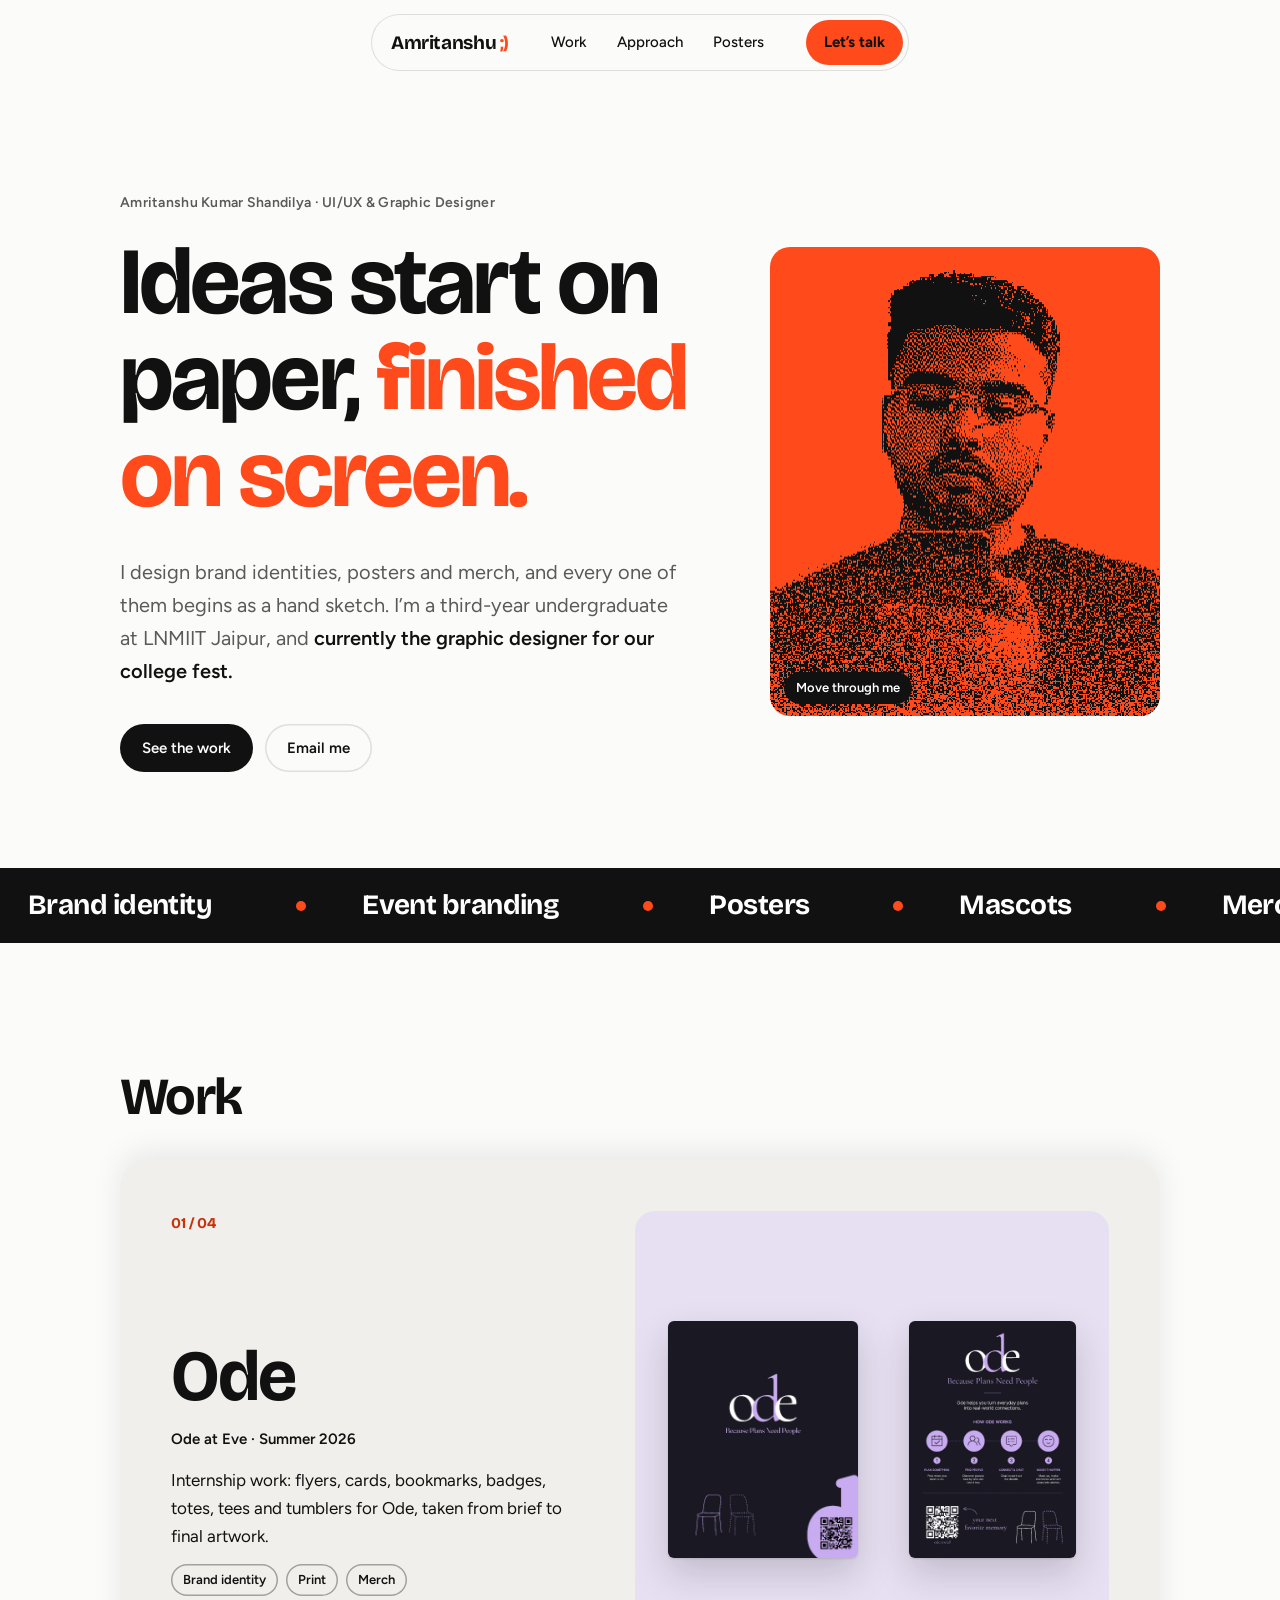
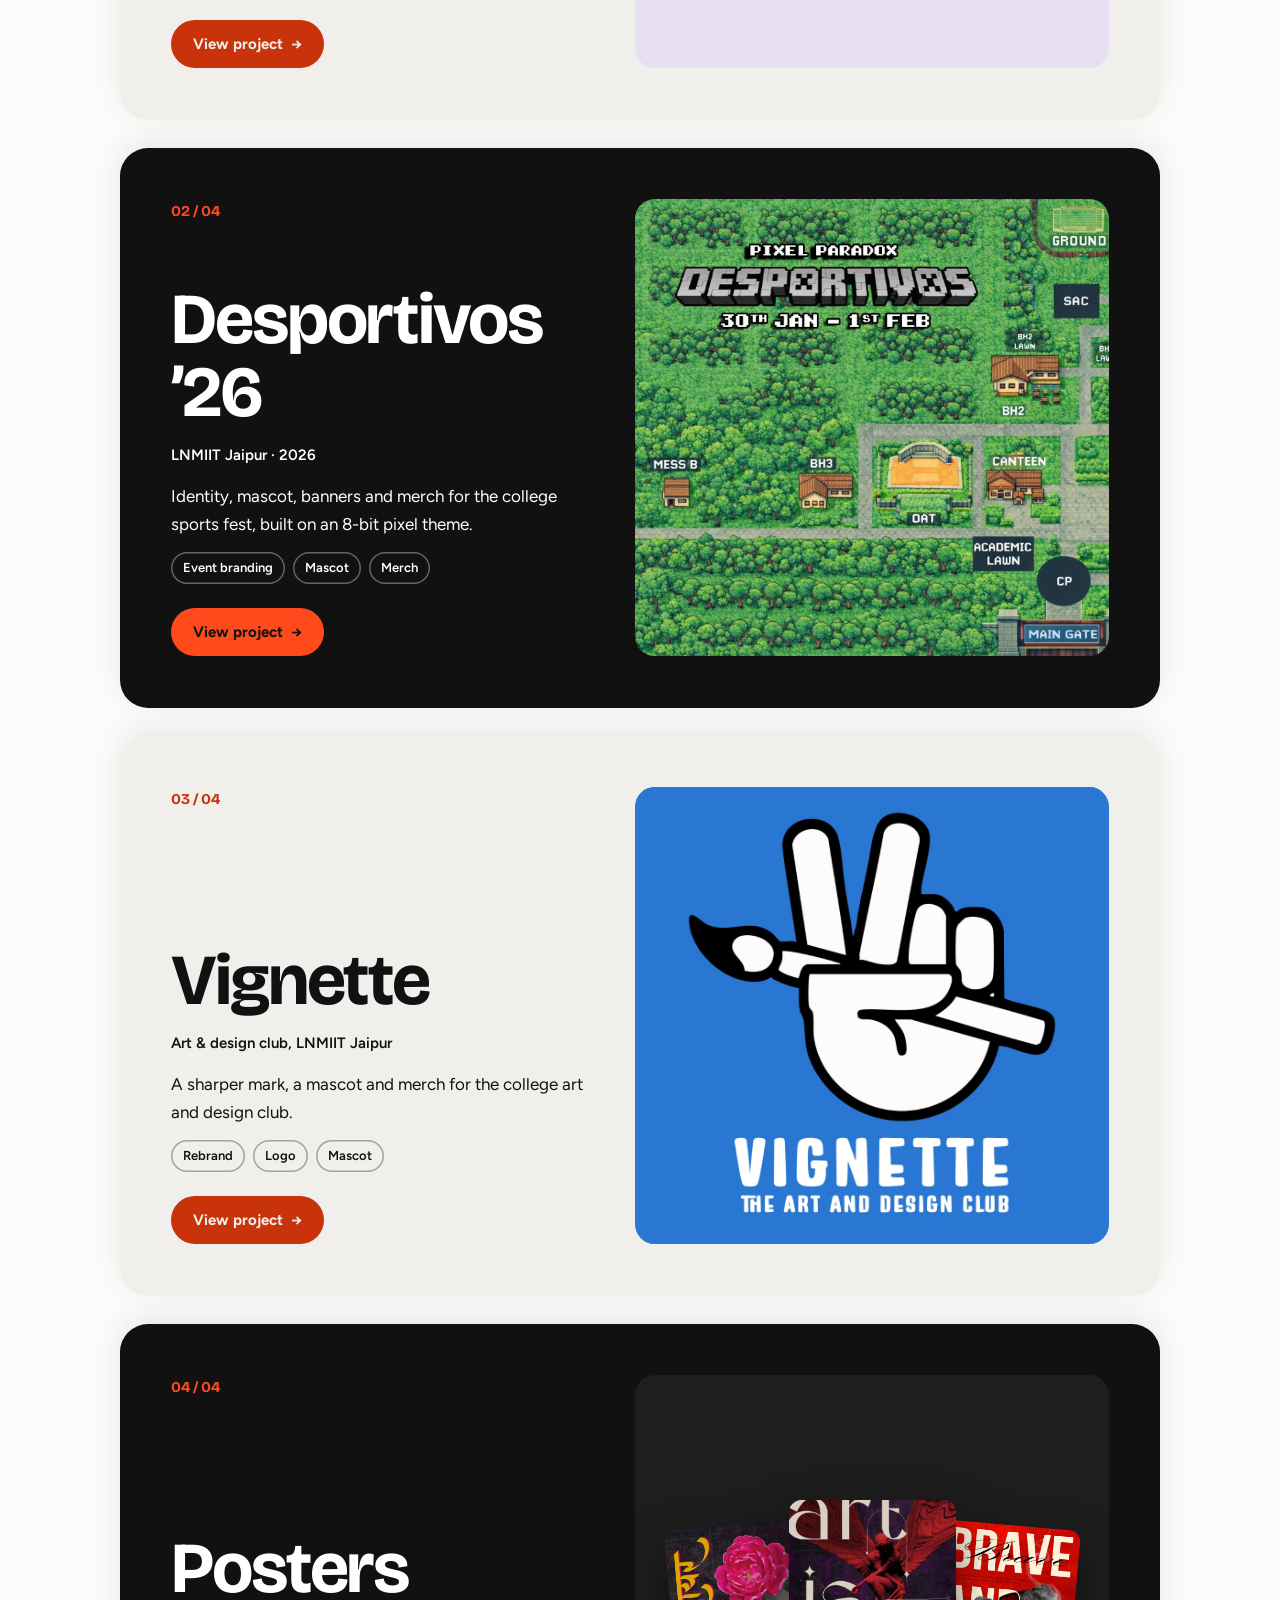
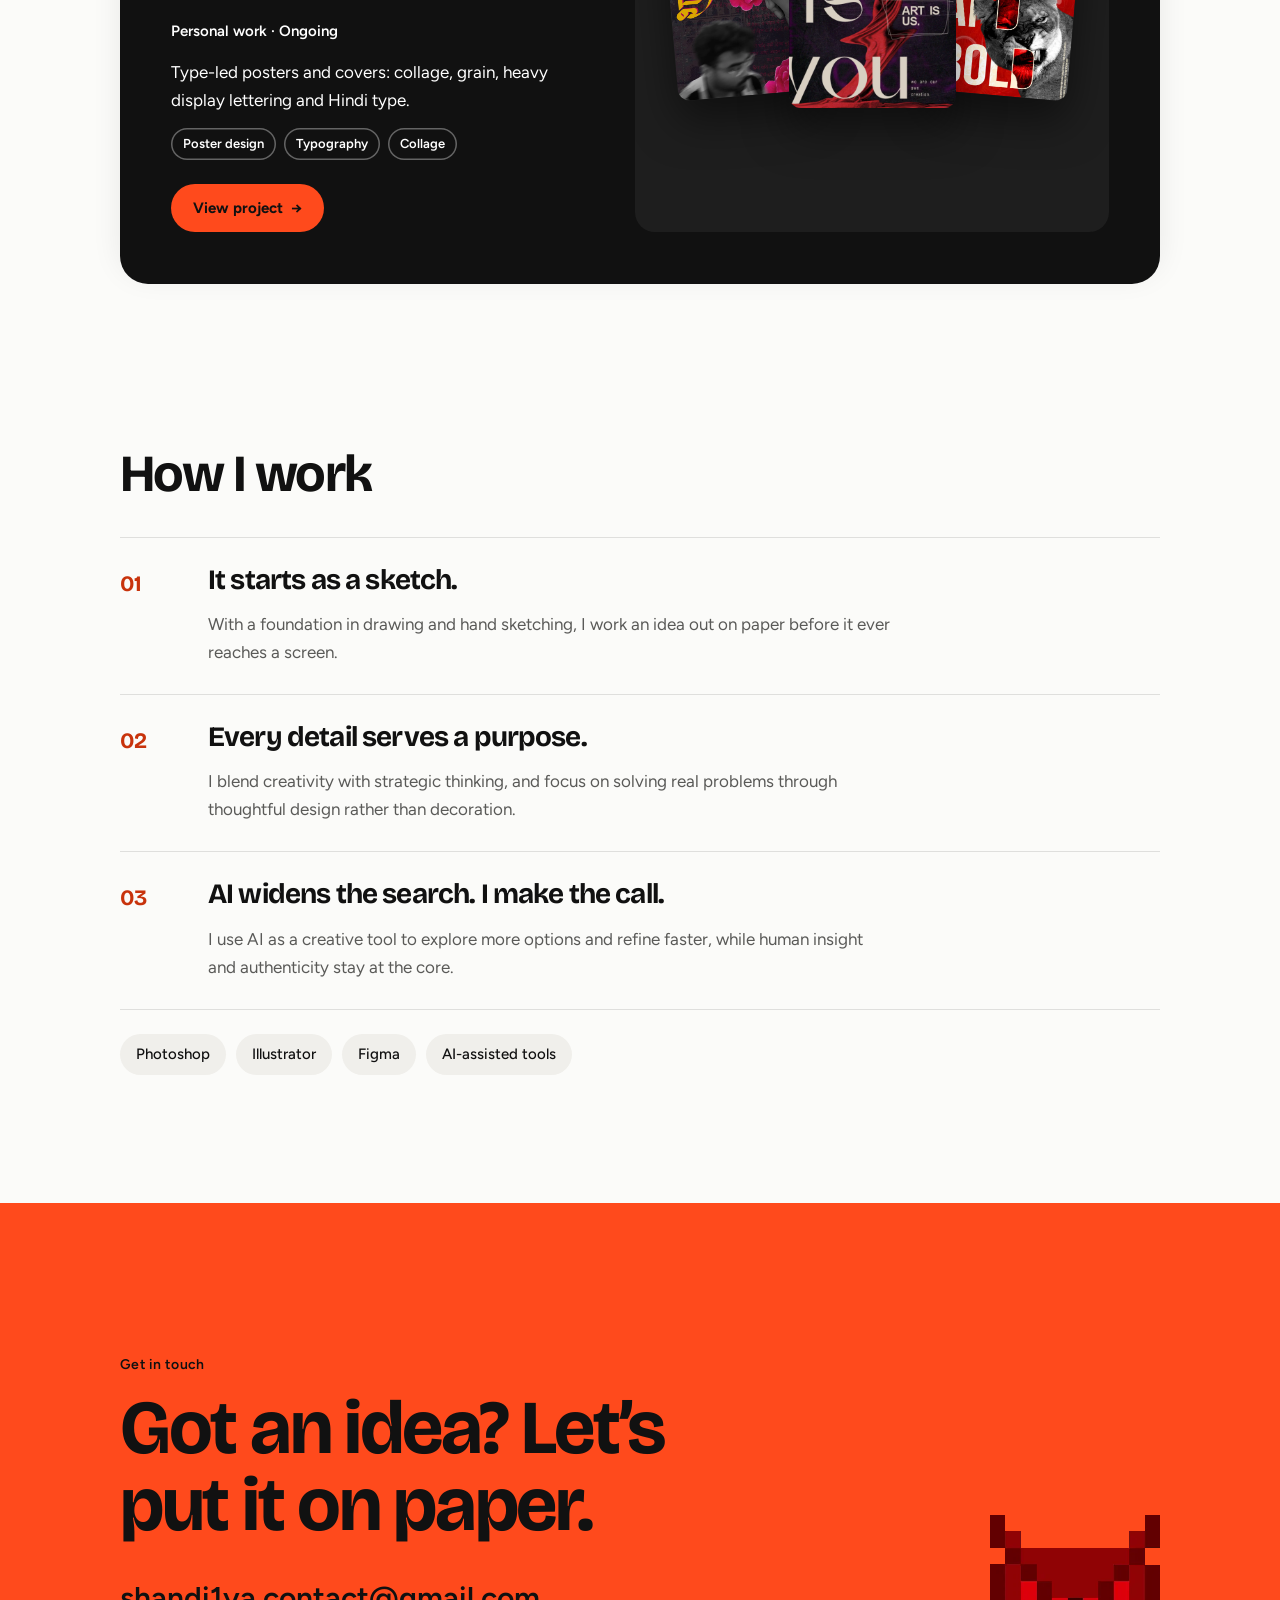
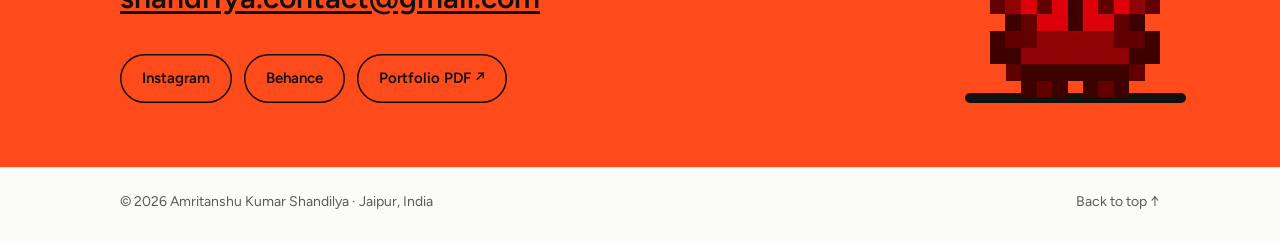
<file: index.html>
<!DOCTYPE html>
<html lang="en">
<head>
<meta charset="utf-8">
<meta name="viewport" content="width=device-width, initial-scale=1">
<title>Amritanshu Kumar Shandilya — UI/UX & Graphic Designer</title>
<meta name="description" content="Portfolio of Amritanshu Kumar Shandilya: brand identity, event branding, posters and merch.">
<link rel="preconnect" href="https://fonts.googleapis.com">
<link rel="preconnect" href="https://fonts.gstatic.com" crossorigin>
<link href="https://fonts.googleapis.com/css2?family=Bricolage+Grotesque:opsz,wght@12..96,700&family=Figtree:wght@400;500;600&display=swap" rel="stylesheet">
<link rel="icon" type="image/webp" href="/images/red.webp">
<meta property="og:title" content="Amritanshu Kumar Shandilya — UI/UX & Graphic Designer">
<meta property="og:description" content="Portfolio of Amritanshu Kumar Shandilya: brand identity, event branding, posters and merch.">
<meta property="og:image" content="/images/desportivos-conquest.webp">
<meta property="og:type" content="website">
<meta name="twitter:card" content="summary_large_image">
<meta name="theme-color" content="#fbfbf9">
<link rel="stylesheet" href="css/style.css">
</head>
<body id="top">
<a class="skip" href="#main">Skip to content</a>
<nav class="nav" aria-label="Main">
  <div class="nav__pill">
    <a class="nav__brand" href="index.html" aria-label="Amritanshu, home">Amritanshu <span class="nav__wink" aria-hidden="true">;)</span></a>
    <div class="nav__links">
      <a href="index.html#work" data-scramble data-sec="work">Work</a>
      <a href="index.html#approach" data-scramble data-sec="approach">Approach</a>
      <a href="posters.html" data-scramble>Posters</a>
    </div>
    <a class="nav__cta" href="index.html#contact">Let&rsquo;s talk</a>
  </div>
</nav>

<header class="hero">
  <div class="wrap hero__grid">
    <div>
      <p class="label">Amritanshu Kumar Shandilya &middot; UI/UX &amp; Graphic Designer</p>
      <h1 style="margin-top:20px">Ideas start on paper, <em>finished on screen.</em></h1>
      <p class="hero__intro">I design brand identities, posters and merch, and every one of them begins as a hand sketch. I&rsquo;m a third-year undergraduate at LNMIIT Jaipur, and <strong>currently the graphic designer for our college fest.</strong></p>
      <div class="hero__actions">
        <a class="btn" href="#work">See the work</a>
        <a class="btn btn--ghost" href="mailto:shandi1ya.contact@gmail.com">Email me</a>
      </div>
    </div>
    <!-- Portrait: made of real pixels (canvas). They assemble on load and scatter away from the cursor. -->
    <figure class="portrait" data-pixels="images/portrait-bitmap-hd.png">
      <canvas role="img" aria-label="Pixel bitmap portrait of Amritanshu"></canvas>
      <figcaption><span class="lens-hint-fine">Move through me</span><span class="lens-hint-touch">Drag across me</span></figcaption>
    </figure>
  </div>
</header>

<div class="ticker" aria-hidden="true">
  <div class="ticker__track">
    <span>Brand identity</span><span>Event branding</span><span>Posters</span><span>Mascots</span><span>Merch</span><span>UI/UX</span>
    <span>Brand identity</span><span>Event branding</span><span>Posters</span><span>Mascots</span><span>Merch</span><span>UI/UX</span>
  </div>
</div>

<!-- WORK: copy one <a class="work"> block to add a project. -->
<section class="section" id="work">
<span id="main"></span>
  <div class="wrap">
    <h2 class="h2" data-reveal>Work</h2>
    <!-- Stacked cards: each one sticks and the next slides over it.
         Colours per card are set in the style="" (--bg, --ink, --pop).
         To add a project, copy one <a class="stack__card"> block and bump --i. -->
    <div class="stack">

    <a class="stack__card" href="ode.html" style="--i:0; --bg:#f0efeb; --ink:#111111; --pop:#c8330c;">
      <div class="stack__text">
        <span class="stack__no">01 / 04</span>
        <h3>Ode</h3>
        <p class="stack__meta">Ode at Eve &middot; Summer 2026</p>
        <p class="stack__desc">Internship work: flyers, cards, bookmarks, badges, totes, tees and tumblers for Ode, taken from brief to final artwork.</p>
        <div class="stack__tags"><span>Brand identity</span><span>Print</span><span>Merch</span></div>
        <span class="stack__cta">View project <span aria-hidden="true">&rarr;</span></span>
      </div>
      <div class="stack__media" style="background:#e7e0f2">
        <div class="stack__ode">
          <img loading="lazy" decoding="async" src="images/card-ode-planner.webp" alt="Ode planner cover" style="aspect-ratio:4/5">
          <img loading="lazy" decoding="async" src="images/card-ode-flyer.webp" alt="Ode flyer: how Ode works" style="aspect-ratio:1/1.415">
        </div>
      </div>
    </a>

    <a class="stack__card" href="desportivos.html" style="--i:1; --bg:#111111; --ink:#ffffff; --pop:#ff4a1c;">
      <div class="stack__text">
        <span class="stack__no">02 / 04</span>
        <h3>Desportivos &rsquo;26</h3>
        <p class="stack__meta">LNMIIT Jaipur &middot; 2026</p>
        <p class="stack__desc">Identity, mascot, banners and merch for the college sports fest, built on an 8-bit pixel theme.</p>
        <div class="stack__tags"><span>Event branding</span><span>Mascot</span><span>Merch</span></div>
        <span class="stack__cta">View project <span aria-hidden="true">&rarr;</span></span>
      </div>
      <div class="stack__media">
        <img class="stack__img stack__img--a" style="object-position:0% 30%" loading="lazy" decoding="async" src="images/card-desportivos-map.webp" alt="Desportivos pixel-art campus map">
        <img class="stack__img stack__img--b" loading="lazy" decoding="async" src="images/group-3-3x-mu99zchq-7psx.webp" alt="Desportivos mascot">
      </div>
    </a>

    <a class="stack__card" href="vignette.html" style="--i:2; --bg:#f0efeb; --ink:#111111; --pop:#c8330c;">
      <div class="stack__text">
        <span class="stack__no">03 / 04</span>
        <h3>Vignette</h3>
        <p class="stack__meta">Art &amp; design club, LNMIIT Jaipur</p>
        <p class="stack__desc">A sharper mark, a mascot and merch for the college art and design club.</p>
        <div class="stack__tags"><span>Rebrand</span><span>Logo</span><span>Mascot</span></div>
        <span class="stack__cta">View project <span aria-hidden="true">&rarr;</span></span>
      </div>
      <div class="stack__media">
        <img class="stack__img stack__img--a" style="object-fit:contain; background:#2b78d4" loading="lazy" decoding="async" src="images/card-vignette-logo.webp" alt="Vignette logo: a hand holding a paintbrush">
        <img class="stack__img stack__img--b" loading="lazy" decoding="async" src="images/vignette-mascot.webp" alt="Vignette octopus mascot">
      </div>
    </a>

    <a class="stack__card" href="posters.html" style="--i:3; --bg:#111111; --ink:#ffffff; --pop:#ff4a1c;">
      <div class="stack__text">
        <span class="stack__no">04 / 04</span>
        <h3>Posters</h3>
        <p class="stack__meta">Personal work &middot; Ongoing</p>
        <p class="stack__desc">Type-led posters and covers: collage, grain, heavy display lettering and Hindi type.</p>
        <div class="stack__tags"><span>Poster design</span><span>Typography</span><span>Collage</span></div>
        <span class="stack__cta">View project <span aria-hidden="true">&rarr;</span></span>
      </div>
      <div class="stack__media">
        <div class="stack__fan">
          <img loading="lazy" decoding="async" src="images/poster-shaayar.webp" alt="Shaayar poster">
          <img loading="lazy" decoding="async" src="images/brave-and-bold-mu9lless-5lg8.webp" alt="Brave and Bold poster">
          <img loading="lazy" decoding="async" src="images/art-is-you-mu9kw4ww-nc8p.webp" alt="Art is you poster">
        </div>
      </div>
    </a>
    </div>
  </div>
</section>

<section class="section" id="approach">
  <div class="wrap">
    <h2 class="h2" data-reveal>How I work</h2>
    <div class="steps">
      <div class="step" data-reveal>
        <span class="step__no">01</span>
        <h3>It starts as a sketch.</h3>
        <p>With a foundation in drawing and hand sketching, I work an idea out on paper before it ever reaches a screen.</p>
      </div>
      <div class="step" data-reveal>
        <span class="step__no">02</span>
        <h3>Every detail serves a purpose.</h3>
        <p>I blend creativity with strategic thinking, and focus on solving real problems through thoughtful design rather than decoration.</p>
      </div>
      <div class="step" data-reveal>
        <span class="step__no">03</span>
        <h3>AI widens the search. I make the call.</h3>
        <p>I use AI as a creative tool to explore more options and refine faster, while human insight and authenticity stay at the core.</p>
      </div>
    </div>
    <div class="tools" data-reveal>
      <span>Photoshop</span><span>Illustrator</span><span>Figma</span><span>AI-assisted tools</span>
    </div>
  </div>
</section>


<section class="contact contact--accent" id="contact">
  <div class="wrap contact__grid" data-reveal>
    <div>
    <p class="label">Get in touch</p>
    <h2 style="margin-top:14px">Got an idea? Let&rsquo;s put it on paper.</h2>
    <a class="contact__mail" href="mailto:shandi1ya.contact@gmail.com" data-send>shandi1ya.contact@gmail.com</a>
    <div class="contact__links">
      <a class="btn btn--ghost" href="https://instagram.com/mancu1t" target="_blank" rel="noopener">Instagram</a>
      <a class="btn btn--ghost" href="https://behance.net/mancult" target="_blank" rel="noopener">Behance</a>
      <a class="btn btn--ghost" href="files/amritanshu-portfolio.pdf" target="_blank" rel="noopener">Portfolio PDF &nearr;</a>
    </div>
    </div>
    <!-- Red, the messenger owl. Clicking the email sends him off with a letter; clicking Red opens his game. -->
    <div class="messenger">
      <span class="messenger__say" aria-hidden="true">I&rsquo;ll deliver it.</span>
      <a class="messenger__bird" href="game/" aria-label="Play Red&rsquo;s Delivery Run"><span class="messenger__letter"></span><img src="images/red.webp" alt=""></a>
      <span class="messenger__perch" aria-hidden="true"></span>
    </div>
  </div>
</section>

<footer class="footer">
  <div class="wrap">
    <span>&copy; 2026 Amritanshu Kumar Shandilya &middot; Jaipur, India</span>
    <a href="#top">Back to top &uarr;</a>
  </div>
</footer>
<script src="js/main.js"></script>
</body>
</html>
</file>
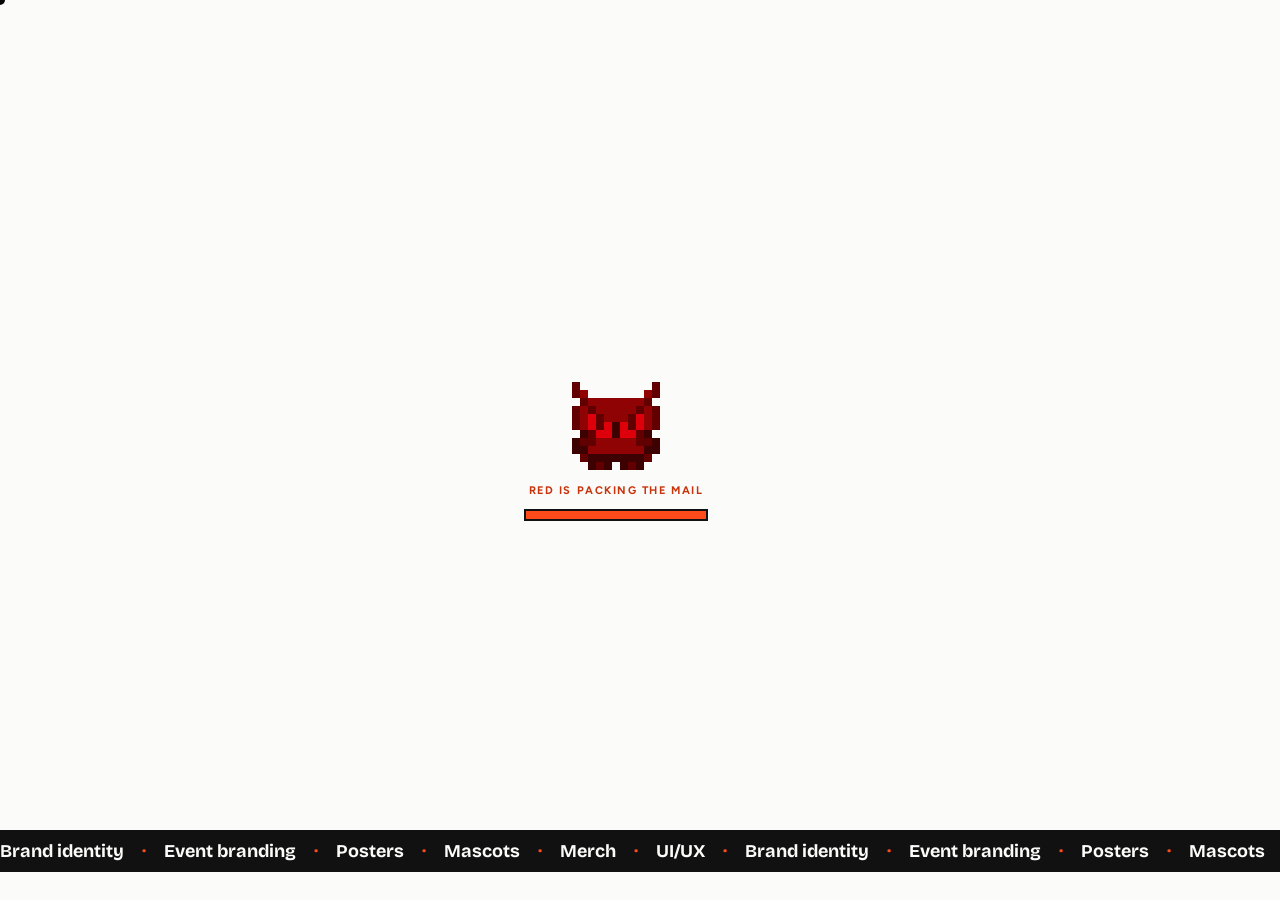
<file: game/index.html>
<!doctype html>
<html lang="en">
<head>
  <meta charset="utf-8">
  <meta name="viewport" content="width=device-width, initial-scale=1, viewport-fit=cover, user-scalable=no">
  <script>if (/\/game$/.test(location.pathname)) location.replace(location.pathname + '/' + location.search + location.hash);</script>
  <title>Red's Delivery Run</title>
  <meta name="description" content="Fly Red, the owl messenger, across campus and deliver the mail.">
  <meta name="theme-color" content="#fbfbf9">
  <link rel="preconnect" href="https://fonts.googleapis.com">
  <link rel="preconnect" href="https://fonts.gstatic.com" crossorigin>
  <link rel="stylesheet" href="https://fonts.googleapis.com/css2?family=Bricolage+Grotesque:opsz,wght@12..96,700&family=Figtree:wght@400;500;600;700&display=swap">
  <link rel="stylesheet" href="style.css">
</head>
<body>
  <div id="app">
    <div id="stage">
      <canvas id="cv" aria-label="Red's Delivery Run game"></canvas>

      <div id="hud" hidden>
        <div class="hud-group">
          <div id="hearts" aria-label="Lives"></div>
          <div id="carry" aria-label="Letters carried"></div>
          <div id="powers"></div>
        </div>
        <div class="hud-group hud-mid">
          <span id="lvlName"></span>
          <div class="prog"><i id="progBar"></i></div>
        </div>
        <div class="hud-group hud-right">
          <span id="combo"></span>
          <span id="score">0</span>
          <button id="pauseBtn" class="icon-btn" type="button" aria-label="Pause">II</button>
        </div>
      </div>

      <p id="hint" hidden>Tap, click or press Space to flap</p>
    </div>

    <!-- Loading -->
    <section id="loading" class="screen solid">
      <div class="load-inner">
        <canvas id="loadRed" width="11" height="11" aria-hidden="true"></canvas>
        <p class="eyebrow">Red is packing the mail</p>
        <div class="load-bar"><i id="loadBar"></i></div>
      </div>
      <div class="ticker" aria-hidden="true">
        <div class="track">
          <span>Brand identity</span><b>·</b><span>Event branding</span><b>·</b><span>Posters</span><b>·</b><span>Mascots</span><b>·</b><span>Merch</span><b>·</b><span>UI/UX</span><b>·</b>
          <span>Brand identity</span><b>·</b><span>Event branding</span><b>·</b><span>Posters</span><b>·</b><span>Mascots</span><b>·</b><span>Merch</span><b>·</b><span>UI/UX</span><b>·</b>
        </div>
      </div>
    </section>

    <!-- Title menu -->
    <section id="menu" class="screen" hidden>
      <div class="panel">
        <p class="eyebrow">A game starring Red</p>
        <h1>Red's Delivery Run</h1>
        <nav class="menu-list">
          <button type="button" class="menu-item scramble" data-act="play">Play</button>
          <button type="button" class="menu-item scramble" data-act="sound" id="soundBtn">Sound: on</button>
          <button type="button" class="menu-item scramble" data-act="eggs" id="eggsBtn" hidden>Eggs found 0/8</button>
        </nav>
        <aside class="promo" aria-label="About the designer">
          <p class="promo-eyebrow">Designed by Amritanshu</p>
          <p class="promo-title">Every poster in this game is real work.</p>
          <div class="promo-row">
            <a class="promo-cta" href="../index.html"><span class="scramble">See the portfolio</span></a>
          </div>
        </aside>
      </div>
    </section>

    <!-- Level select -->
    <section id="levels" class="screen" hidden>
      <div class="panel">
        <p class="eyebrow">Choose a route</p>
        <h2>Where to, Red?</h2>
        <nav class="menu-list" id="levelList"></nav>
        <button type="button" class="chip" data-act="menu">Back</button>
      </div>
    </section>

    <!-- Pause -->
    <section id="pause" class="screen dim" hidden>
      <div class="panel center">
        <h2>Paused</h2>
        <div class="row">
          <button type="button" class="chip primary" data-act="resume">Resume</button>
          <button type="button" class="chip" data-act="restart">Restart</button>
          <button type="button" class="chip" data-act="menu">Menu</button>
        </div>
      </div>
    </section>

    <!-- Result -->
    <section id="result" class="screen dim" hidden>
      <div class="panel center">
        <p class="eyebrow" id="resultEyebrow"></p>
        <h2 id="resultTitle"></h2>
        <dl id="resultStats" class="stats"></dl>
        <div class="row">
          <button type="button" class="chip primary" id="resultPrimary"></button>
          <button type="button" class="chip" data-act="menu">Menu</button>
        </div>
        <a class="result-promo" href="../index.html">See the work behind the game &rarr;</a>
      </div>
    </section>

    <!-- Eggs -->
    <section id="eggs" class="screen dim" hidden>
      <div class="panel wide">
        <p class="eyebrow" id="eggsCount"></p>
        <h2>Found so far</h2>
        <ol id="eggList" class="egg-list"></ol>
        <button type="button" class="chip" data-act="menu">Back</button>
      </div>
    </section>

    <!-- Final letter -->
    <section id="letter" class="screen dim" hidden>
      <div class="envelope" id="envelope">
        <div class="env-body"></div>
        <div class="env-flap"></div>
        <article class="paper">
          <p class="eyebrow">Delivered by Red</p>
          <h2>I'll deliver it.</h2>
          <p class="mail" id="mailText"></p>
          <p class="tagline" id="tagline"></p>
          <div class="row">
            <button type="button" class="chip primary" id="copyMail">Copy email</button>
            <a class="chip" id="mailLink" href="#">Write an email</a>
          </div>
          <div class="row">
            <button type="button" class="chip" data-act="menu">Menu</button>
            <a class="chip" href="../index.html">Back to portfolio</a>
          </div>
        </article>
      </div>
    </section>

    <div id="toast" role="status" aria-live="polite"></div>
  </div>
  <div id="cursor" aria-hidden="true"></div>

  <script src="game.js"></script>
</body>
</html>
</file>
<file: css/style.css>
/* Amritanshu — portfolio. Change the look here. */
:root {
  --bg: #fbfbf9;
  --sand: #f0efeb;
  --text: #111111;
  --muted: #5a5a58;
  --accent: #ff4a1c;
  --accent-ink: #c8330c;
  --line: rgba(17, 17, 17, .12);
  --radius: 20px;
  --wrap: 1120px;
  --font-head: "Bricolage Grotesque", system-ui, sans-serif;
  --font-body: "Figtree", system-ui, sans-serif;
}

*, *::before, *::after { box-sizing: border-box; }
html { scroll-behavior: smooth; }
body {
  margin: 0; background: var(--bg); color: var(--text);
  font: 400 17px/1.65 var(--font-body);
  -webkit-font-smoothing: antialiased;
}
img { display: block; max-width: 100%; height: auto; }
a { color: inherit; text-decoration-color: color-mix(in oklab, var(--accent) 60%, transparent); text-underline-offset: 3px; }
a:hover { color: var(--accent-ink); }
:focus-visible { outline: 2px solid var(--accent); outline-offset: 3px; border-radius: 6px; }
::selection { background: color-mix(in oklab, var(--accent) 30%, transparent); }
h1, h2, h3 { font-family: var(--font-head); font-weight: 700; line-height: 1.02; letter-spacing: -0.03em; margin: 0; text-wrap: balance; }
p { margin: 0; text-wrap: pretty; }

.wrap { max-width: var(--wrap); margin: 0 auto; padding: 0 clamp(20px, 4vw, 40px); }
.section { padding: clamp(64px, 10vw, 128px) 0 0; }
.label { font-size: 14px; font-weight: 600; letter-spacing: .02em; color: var(--muted); }
.h2 { font-size: clamp(32px, 4.4vw, 52px); }

/* Nav: floating pill, hides on scroll down */
.nav { position: sticky; top: 0; z-index: 30; display: flex; justify-content: center; padding: 14px clamp(12px, 3vw, 24px) 0; pointer-events: none; transition: transform .45s cubic-bezier(.2,.7,.2,1); }
.nav.is-hidden { transform: translateY(-120%); }
.nav__pill { pointer-events: auto; display: flex; align-items: center; gap: clamp(12px, 2.4vw, 28px); padding: 6px 6px 6px 20px; border-radius: 999px; background: color-mix(in oklab, var(--bg) 82%, transparent); backdrop-filter: blur(14px) saturate(1.4); -webkit-backdrop-filter: blur(14px) saturate(1.4); box-shadow: inset 0 0 0 1px var(--line); transition: box-shadow .3s, padding .3s; }
.nav.is-scrolled .nav__pill { box-shadow: inset 0 0 0 1px var(--line), 0 10px 30px rgba(17,17,17,.10); }
.nav__brand { font-family: var(--font-head); font-weight: 700; letter-spacing: -0.02em; font-size: 19px; text-decoration: none; white-space: nowrap; }
.nav__brand:hover { color: var(--text); }
.nav__wink { color: var(--accent); display: inline-block; transition: transform .3s cubic-bezier(.3,1.6,.5,1); }
.nav__brand:hover .nav__wink { transform: rotate(-12deg) scale(1.15); }
.nav__links { display: flex; gap: 2px; }
.nav__links a { position: relative; padding: 8px 14px; border-radius: 999px; font-size: 15px; font-weight: 500; text-decoration: none; font-variant-numeric: tabular-nums; transition: background .2s, color .2s; }
.nav__links a:hover { background: var(--sand); color: var(--text); }
.nav__links a.is-active, .nav__links a[aria-current="page"] { background: var(--text); color: var(--bg); }
.nav__cta { display: inline-flex; align-items: center; padding: 10px 18px; border-radius: 999px; background: var(--accent); color: #111; font-weight: 700; font-size: 15px; text-decoration: none; white-space: nowrap; transition: background .2s, transform .2s; }
.nav__cta:hover { background: var(--text); color: var(--bg); }
.nav__cta:active { transform: scale(.96); }
@media (max-width: 640px) {
  .nav__pill { gap: 6px; padding-left: 16px; width: 100%; justify-content: space-between; }
  .nav__links a { padding: 8px 10px; font-size: 14px; }
  .nav__links a[data-sec="approach"] { display: none; }
  .nav__brand { font-size: 17px; }
}
@media (prefers-reduced-motion: reduce) { .nav { transition: none; } }

/* Buttons */
.btn { display: inline-flex; align-items: center; gap: 8px; padding: 12px 22px; border-radius: 999px; background: var(--text); color: var(--bg); font-weight: 600; font-size: 15px; text-decoration: none; white-space: nowrap; transition: background .2s; }
.btn:hover { background: var(--accent-ink); color: var(--bg); }
.btn--ghost { background: transparent; color: var(--text); box-shadow: inset 0 0 0 1.5px var(--line); }
.btn--ghost:hover { background: var(--sand); color: var(--text); }

/* Hero */
.hero { padding: clamp(56px, 10vw, 120px) 0 0; }
.hero h1 { font-size: clamp(44px, 7.4vw, 96px); max-width: 13ch; }
.hero h1 em { font-style: normal; color: var(--accent); }
.hero__grid { display: grid; grid-template-columns: minmax(0, 1.5fr) minmax(0, 1fr); gap: clamp(32px, 5vw, 72px); align-items: center; }
.portrait { margin: 0; position: relative; aspect-ratio: 600 / 720; background: var(--accent); border-radius: var(--radius); overflow: hidden; touch-action: pan-y; }
.portrait canvas { position: absolute; inset: 0; width: 100%; height: 100%; }
.portrait figcaption { position: absolute; left: 14px; bottom: 12px; z-index: 2; padding: 5px 12px; border-radius: 999px; background: var(--text); color: #fff; font-size: 13px; font-weight: 600; transition: opacity .3s; }
.portrait.is-played figcaption { opacity: 0; }
.lens-hint-touch { display: none; }
@media (hover: none) { .lens-hint-fine { display: none; } .lens-hint-touch { display: inline; } }
.ticker { margin-top: clamp(56px, 8vw, 96px); background: var(--text); color: #fff; overflow: hidden; padding: 14px 0; }
.ticker__track { display: flex; width: max-content; animation: reel 30s linear infinite; }
.ticker span { font-family: var(--font-head); font-weight: 700; font-size: clamp(20px, 2.4vw, 28px); letter-spacing: -0.02em; padding: 0 28px; display: inline-flex; align-items: center; gap: 56px; }
.ticker span::after { content: ""; width: 10px; height: 10px; background: var(--accent); border-radius: 50%; margin-left: 28px; }
@media (prefers-reduced-motion: reduce) { .ticker__track { animation: none; } }
.hero__intro { margin-top: 32px; max-width: 54ch; font-size: clamp(17px, 1.6vw, 20px); color: var(--muted); }
.hero__intro strong { color: var(--text); font-weight: 600; }
.hero__actions { display: flex; flex-wrap: wrap; gap: 12px; margin-top: 36px; }

/* Work list */
.work-grid { display: grid; margin-top: 36px; border-top: 1px solid var(--line); }
.work { display: grid; grid-template-columns: 56px minmax(0, 1fr) clamp(180px, 26vw, 300px) 40px; align-items: center; gap: 24px; padding: 22px 16px; border-bottom: 1px solid var(--line); text-decoration: none; border-radius: 0; transition: background .25s, padding .25s; }
.work:hover { background: var(--sand); padding-left: 24px; color: var(--text); }
.work__no { font-family: var(--font-head); font-weight: 700; color: var(--accent-ink); }
.work__text { display: flex; flex-direction: column; gap: 6px; }
.work__meta { font-size: 14px; color: var(--muted); }
.work h3 { font-size: clamp(26px, 3.2vw, 40px); transition: color .2s; }
.work:hover h3 { color: var(--accent-ink); }
.work__text p:last-child { color: var(--muted); max-width: 48ch; }
.work__img { aspect-ratio: 4 / 3; border-radius: 14px; overflow: hidden; background: var(--sand); display: grid; place-items: center; transition: transform .4s cubic-bezier(.2,.7,.2,1); }
.work:hover .work__img { transform: rotate(-2deg) scale(1.03); }
.work__img img { width: 100%; height: 100%; object-fit: cover; }
.work__img.is-contain { background: #fff; }
.work__img.is-contain img { object-fit: contain; padding: 14%; }
.work__go { font-size: 24px; color: var(--accent-ink); opacity: 0; transform: translateX(-8px); transition: opacity .25s, transform .25s; }
.work:hover .work__go { opacity: 1; transform: none; }
.work .work__img { order: 3; } .work .work__go { order: 4; }

/* How I work */
.steps { display: grid; gap: 0; margin-top: 36px; border-top: 1px solid var(--line); }
.step { display: grid; grid-template-columns: 64px minmax(0, 1fr); gap: 8px 24px; padding: 28px 0; border-bottom: 1px solid var(--line); }
.step__no { font-family: var(--font-head); font-weight: 700; font-size: 22px; color: var(--accent-ink); }
.step h3 { font-size: clamp(22px, 2.4vw, 28px); }
.step p { grid-column: 2; color: var(--muted); max-width: 62ch; }

/* Poster reel */
.reel { margin-top: 40px; overflow: hidden; -webkit-mask: linear-gradient(90deg, transparent, #000 6%, #000 94%, transparent); mask: linear-gradient(90deg, transparent, #000 6%, #000 94%, transparent); }
.reel__track { display: flex; gap: 16px; width: max-content; animation: reel 70s linear infinite; }
.reel:hover .reel__track { animation-play-state: paused; }
.reel__track button { all: unset; cursor: zoom-in; flex: none; }
.reel__track img { height: clamp(220px, 30vw, 360px); width: auto; border-radius: 14px; }
@keyframes reel { to { transform: translateX(-50%); } }
@media (prefers-reduced-motion: reduce) { .reel { overflow-x: auto; } .reel__track { animation: none; } }

/* Tools line */
.tools { display: flex; flex-wrap: wrap; gap: 10px; margin-top: 24px; }
.tools span { padding: 8px 16px; border-radius: 999px; background: var(--sand); font-size: 15px; font-weight: 500; }

/* Contact */
.contact { padding: clamp(80px, 12vw, 150px) 0 clamp(40px, 6vw, 64px); }
.contact h2 { font-size: clamp(40px, 6vw, 76px); max-width: 14ch; }
.contact__mail { display: inline-block; margin-top: 28px; font-size: clamp(20px, 2.6vw, 30px); font-weight: 600; }
.contact__links { display: flex; flex-wrap: wrap; gap: 12px; margin-top: 32px; }
.contact--accent { background: var(--accent); margin-top: clamp(64px, 10vw, 128px); }
.contact--accent .label { color: var(--text); }
.contact--accent .contact__mail { color: var(--text); text-decoration-color: var(--text); }
.contact--accent .btn--ghost { box-shadow: inset 0 0 0 1.5px var(--text); }
.contact--accent .btn--ghost:hover { background: var(--text); color: var(--accent); }
.footer { border-top: 1px solid var(--line); }
.footer .wrap { display: flex; flex-wrap: wrap; align-items: center; justify-content: space-between; gap: 16px; padding-top: 22px; padding-bottom: 28px; font-size: 14px; color: var(--muted); }

/* Case study pages */
.case-head { padding: clamp(40px, 7vw, 88px) 0 0; }
.back { font-size: 15px; font-weight: 500; text-decoration: none; color: var(--muted); }
.case-head h1 { margin-top: 28px; font-size: clamp(48px, 8vw, 104px); }
.case-head .lead { margin-top: 24px; max-width: 58ch; font-size: clamp(18px, 1.7vw, 21px); color: var(--muted); }
.facts { display: flex; flex-wrap: wrap; gap: 12px 48px; margin: 36px 0 0; padding: 20px 0 0; border-top: 1px solid var(--line); }
.facts div { display: flex; flex-direction: column; }
.facts dt { font-size: 13px; color: var(--muted); }
.facts dd { margin: 0; font-weight: 600; }

.block { display: grid; grid-template-columns: minmax(0, 1fr) minmax(0, 2fr); gap: 20px clamp(24px, 5vw, 64px); padding-top: clamp(56px, 8vw, 104px); align-items: start; }
.block__text { position: sticky; top: 100px; display: flex; flex-direction: column; gap: 12px; }
.block__text h2 { font-size: clamp(26px, 3vw, 36px); }
.block__text p, .block__text li { color: var(--muted); }
.block__text ul { margin: 0; padding-left: 18px; display: grid; gap: 6px; }
.block__media { display: grid; gap: 16px; }
.cols-2 { grid-template-columns: repeat(2, minmax(0, 1fr)); }
.cols-3 { grid-template-columns: repeat(3, minmax(0, 1fr)); }
.frame { all: unset; display: block; cursor: zoom-in; border-radius: var(--radius); overflow: hidden; background: var(--sand); }
.frame img { width: 100%; }
.frame.is-pad img { padding: 8%; }
.frame.is-ink { background: #1c1a19; }
.frame--full { grid-column: 1 / -1; }

.gallery { columns: 3 240px; column-gap: 16px; margin-top: clamp(40px, 6vw, 72px); }
.gallery .frame { margin-bottom: 16px; break-inside: avoid; }

.next { display: flex; justify-content: space-between; align-items: end; gap: 20px; margin-top: clamp(72px, 10vw, 128px); padding: 28px 0 0; border-top: 1px solid var(--line); text-decoration: none; }
.next span { font-family: var(--font-head); font-weight: 700; letter-spacing: -0.03em; font-size: clamp(28px, 4vw, 48px); }
.next:hover span { color: var(--accent-ink); }

/* Lightbox */
.lightbox { position: fixed; inset: 0; z-index: 50; display: none; place-items: center; padding: 4vw; background: rgba(32, 30, 29, .88); cursor: zoom-out; }
.lightbox.is-open { display: grid; }
.lightbox img { max-height: 90vh; width: auto; border-radius: 12px; }

/* Reveal */
[data-reveal] { opacity: 0; transform: translateY(16px); transition: opacity .7s, transform .7s cubic-bezier(.2,.7,.2,1); }
[data-reveal].is-in { opacity: 1; transform: none; }
@media (prefers-reduced-motion: reduce) { [data-reveal] { opacity: 1; transform: none; transition: none; } }

@media (max-width: 760px) {
  .cols-2, .cols-3, .hero__grid { grid-template-columns: minmax(0, 1fr); }
  .portrait { max-width: 320px; }
  .work { grid-template-columns: 32px minmax(0, 1fr) 110px; gap: 14px; padding: 18px 4px; }
  .work__go { display: none; }
  .block { grid-template-columns: minmax(0, 1fr); }
  .block__text { position: static; }
  .step { grid-template-columns: 40px minmax(0, 1fr); gap: 6px 14px; }
}

/* Red, the messenger (contact section) */
.contact__grid { display: grid; grid-template-columns: minmax(0, 1fr) auto; gap: 40px; align-items: end; }
.messenger { position: relative; width: clamp(120px, 14vw, 170px); display: flex; flex-direction: column; align-items: center; }
.messenger__bird { position: relative; display: block; width: 100%; transform-origin: 50% 100%; transition: transform .35s cubic-bezier(.3,1.6,.5,1); }
.messenger__bird img { width: 100%; image-rendering: pixelated; }
.messenger__perch { width: 130%; height: 10px; margin-top: -4px; border-radius: 999px; background: var(--text); }
.messenger__letter { position: absolute; left: -26%; bottom: 22%; width: 46%; aspect-ratio: 3 / 2; background: #fff; border: 3px solid var(--text); opacity: 0; transform: translateX(-20px) rotate(-12deg); transition: opacity .25s, transform .35s; }
.messenger__letter::after { content: ""; position: absolute; inset: 0 0 35% 0; border-bottom: 3px solid var(--text); clip-path: polygon(0 0, 50% 100%, 100% 0); background: var(--text); opacity: .9; }
.messenger__say { position: absolute; bottom: 100%; margin-bottom: 12px; padding: 6px 12px; border-radius: 999px; background: var(--text); color: #fff; font-size: 13px; font-weight: 600; white-space: nowrap; opacity: 0; transform: translateY(6px); transition: opacity .2s, transform .2s; }
.contact.is-ready .messenger__bird, .contact.is-playing .messenger__bird { transform: translateY(-6px) rotate(-4deg); }
.contact.is-playing .messenger__say { opacity: 1; transform: none; }
.messenger__bird:focus-visible { outline: 3px solid var(--text); outline-offset: 6px; border-radius: 8px; }
.contact.is-ready .messenger__letter { opacity: 1; transform: rotate(-12deg); }
.contact.is-ready .messenger__say { opacity: 1; transform: none; }
.contact.is-sending .messenger__say { opacity: 0; }
.contact.is-sending .messenger__letter { opacity: 1; transform: rotate(-12deg); }
.contact.is-sending .messenger__bird { transition: none; will-change: transform, opacity; animation: deliver 1.4s linear forwards; }
.contact.is-sending .messenger__bird img { will-change: transform; transform-origin: 50% 60%; animation: flap .32s ease-in-out infinite alternate; }
.contact.is-back .messenger__bird { animation: land .6s cubic-bezier(.2,.9,.3,1.2); }
@keyframes flap { from { transform: translateY(0) scaleY(1); } to { transform: translateY(-4px) scaleY(.92); } }
@keyframes deliver {
  0% { transform: translate3d(0, 0, 0) rotate(0); animation-timing-function: cubic-bezier(.3,0,.6,1); }
  14% { transform: translate3d(0, 6px, 0) rotate(2deg); animation-timing-function: cubic-bezier(.3,0,.3,1); }
  35% { transform: translate3d(-2vw, -10vh, 0) rotate(-8deg); animation-timing-function: cubic-bezier(.45,0,.55,1); }
  70% { transform: translate3d(14vw, -34vh, 0) rotate(-14deg) scale(.82); opacity: 1; animation-timing-function: cubic-bezier(.5,0,.8,.6); }
  100% { transform: translate3d(34vw, -62vh, 0) rotate(-18deg) scale(.6); opacity: 0; }
}
@keyframes land { from { transform: translateY(-80px); opacity: 0; } }
@keyframes hop { 50% { transform: translateY(-14px); } }
@media (max-width: 760px) { .contact__grid { grid-template-columns: minmax(0, 1fr); } .messenger { justify-self: end; width: 110px; } }
@media (prefers-reduced-motion: reduce) { .messenger__bird, .messenger__bird img { animation: none !important; transition: none; } }

/* Work: stacked sticky cards */
.stack { display: grid; gap: 28px; margin-top: 36px; padding-bottom: 4vh; }
.stack__card {
  --top: calc(84px + var(--i) * 16px);
  position: sticky; top: var(--top);
  display: grid; grid-template-columns: minmax(0, 1fr) minmax(0, 1.15fr); gap: clamp(24px, 4vw, 56px);
  min-height: min(560px, calc(100vh - 140px)); padding: clamp(28px, 4vw, 52px);
  border-radius: 28px; background: var(--bg); color: var(--ink); text-decoration: none; overflow: hidden;
  box-shadow: 0 -8px 30px rgba(0,0,0,.08);
  transform-origin: 50% 0; transform: scale(var(--s, 1)); transition: transform .1s linear;
}
.stack__card:hover { color: var(--ink); }
.stack__text { display: flex; flex-direction: column; gap: 14px; align-self: stretch; }
.stack__no { font-family: var(--font-head); font-weight: 700; font-size: 15px; color: var(--pop); }
.stack__card h3 { font-size: clamp(40px, 5.6vw, 76px); margin-top: auto; }
.stack__meta { font-size: 15px; font-weight: 600; opacity: .85; }
.stack__desc { max-width: 40ch; opacity: .85; }
.stack__tags { display: flex; flex-wrap: wrap; gap: 8px; }
.stack__tags span { padding: 5px 12px; border-radius: 999px; font-size: 13px; font-weight: 600; box-shadow: inset 0 0 0 1.5px color-mix(in oklab, var(--ink) 35%, transparent); }
.stack__cta { display: inline-flex; align-items: center; gap: 8px; align-self: flex-start; margin-top: 10px; padding: 12px 22px; border-radius: 999px; background: var(--pop); color: var(--bg); font-weight: 700; font-size: 15px; transition: gap .25s; }
.stack__card:hover .stack__cta { gap: 14px; }
.stack__media { position: relative; min-height: 280px; border-radius: 20px; overflow: hidden; background: color-mix(in oklab, var(--ink) 7%, var(--bg)); }
.stack__img { position: absolute; inset: 0; width: 100%; height: 100%; object-fit: cover; object-position: center; transition: transform .7s cubic-bezier(.2,.7,.2,1); }
.stack__img--b { display: none; }
.stack__img.fit-contain { object-fit: contain; padding: 4%; }
.stack__img.pos-top { object-position: 50% 12%; }
.stack__img.pos-left { object-position: 50% 30%; transform: scale(1.25); transform-origin: 35% 45%; }
.stack__card:hover .stack__img.pos-left { transform: scale(1.29); }
.stack__card:hover .stack__img--a { transform: scale(1.035); }
.stack__ode { position: absolute; inset: 0; display: flex; align-items: center; justify-content: center; gap: 4cqw; container-type: size; }
.stack__ode img { height: min(76cqh, 50cqw); width: auto; border-radius: 6px; box-shadow: 0 1px 2px rgba(26,24,34,.12), 0 16px 36px rgba(26,24,34,.18); transition: transform .6s cubic-bezier(.2,.7,.2,1); }
.stack__card:hover .stack__ode img { transform: translateY(-1.5cqh); }
.stack__fan { position: absolute; inset: 0; display: flex; align-items: center; justify-content: center; container-type: size; }
.stack__fan img { position: relative; flex: 0 0 auto; height: min(72cqh, 36cqw); width: auto; aspect-ratio: 4 / 5; object-fit: cover; border-radius: 12px; box-shadow: 0 20px 44px rgba(0,0,0,.5); transition: transform .6s cubic-bezier(.2,.7,.2,1); }
.stack__fan img + img { margin-left: -4cqw; }
.stack__fan img:nth-child(1) { transform: translateY(4%) rotate(-5deg); }
.stack__fan img:nth-child(2) { order: 2; transform: translateY(4%) rotate(5deg); }
.stack__fan img:nth-child(3) { order: 1; z-index: 1; height: min(88cqh, 44cqw); }
.stack__card:hover .stack__fan img:nth-child(1) { transform: translate(-6%, 3%) rotate(-7deg); }
.stack__card:hover .stack__fan img:nth-child(2) { transform: translate(6%, 3%) rotate(7deg); }
.stack__card:hover .stack__fan img:nth-child(3) { transform: translateY(-2%) scale(1.03); }
@media (max-width: 760px) {
  .stack__card { grid-template-columns: minmax(0, 1fr); --top: calc(76px + var(--i) * 10px); min-height: 0; }
  .stack__card h3 { margin-top: 8px; }
  .stack__media { min-height: 0; aspect-ratio: 4 / 3; order: -1; }
}
@media (prefers-reduced-motion: reduce) { .stack__card { transform: none; } }

.skip { position: absolute; left: 12px; top: -60px; z-index: 100; padding: 10px 16px; border-radius: 999px; background: var(--text); color: var(--bg); font-weight: 600; text-decoration: none; }
.skip:focus { top: 12px; color: var(--bg); }
.footer a { text-decoration: none; }
.footer a:hover { color: var(--accent-ink); }


/* Cursor (fine pointers only; added by main.js) — ink dot, white on dark/orange grounds */
.has-cursor, .has-cursor a, .has-cursor button, .has-cursor [data-zoom], .has-cursor label, .has-cursor summary { cursor: none; }
.has-cursor input, .has-cursor textarea, .has-cursor [contenteditable] { cursor: text; }
.cursor { position: fixed; top: 0; left: 0; z-index: 10000; pointer-events: none; opacity: 0; transition: opacity .2s; will-change: transform; color: var(--text); }
.cursor.is-light { color: #fff; }
.cursor.is-on { opacity: 1; }
.cursor.is-hidden { opacity: 0; }
.cursor::before { content: ""; position: absolute; left: 0; top: 0; width: 10px; height: 10px; box-sizing: border-box; border-radius: 50%; background: currentColor; border: 1.5px solid currentColor;
  transform: translate(-50%, -50%); transition: width .3s cubic-bezier(.2,.8,.2,1), height .3s cubic-bezier(.2,.8,.2,1), background-color .2s, border-color .2s; }
@media (hover: none), (pointer: coarse) { .cursor { display: none; } }


/* Motion */
h1.is-split .w { display: inline-block; overflow: hidden; vertical-align: top; padding-bottom: .08em; margin-bottom: -.08em; }
h1.is-split .w > span { display: inline-block; transform: translateY(105%); transition: transform .9s cubic-bezier(.2,.8,.2,1); }
h1.is-split.is-in .w > span { transform: none; }
.frame img, .gallery img { transition: transform .9s cubic-bezier(.2,.8,.2,1); }
[data-reveal] .frame img, .frame[data-reveal] img, [data-reveal].frame img { transform: scale(1.06); }
[data-reveal].is-in .frame img, .frame[data-reveal].is-in img, [data-reveal].is-in.frame img { transform: none; }
@media (hover: hover) {
  .frame:hover img, [data-reveal].is-in .frame:hover img, .frame[data-reveal].is-in:hover img { transform: scale(1.03); }
  .stack__media img { transition: transform .6s cubic-bezier(.2,.8,.2,1); }
  .stack__card:hover .stack__img--a { transform: translateY(-6px) rotate(-1deg); }
  .stack__card:hover .stack__img--b { transform: translateY(-10px) rotate(2deg); }
  .stack__card:hover .stack__ode img:first-child { transform: translateY(-8px) rotate(-2deg); }
  .stack__card:hover .stack__ode img:last-child { transform: translateY(-4px) rotate(2deg); }
  .stack__cta > span { display: inline-block; transition: transform .3s cubic-bezier(.2,.8,.2,1); }
  .stack__card:hover .stack__cta > span { transform: translateX(6px); }
}
@media (prefers-reduced-motion: reduce) {
  h1.is-split .w > span, .frame img { transform: none !important; transition: none; }
}

.is-mascot { align-items: start; }
.is-mascot .frame img { aspect-ratio: 646 / 1800; object-fit: cover; }
.posters-set { grid-template-columns: minmax(0, 1fr); }
.posters-row { display: flex; gap: 16px; align-items: flex-start; }
.posters-row .frame { min-width: 0; }
.posters-set .frame img { display: block; height: auto; }
@media (max-width: 560px) { .posters-row { flex-wrap: wrap; } .posters-row .frame { flex: 1 1 100% !important; } }
</file>
<file: game/style.css>
/* Red's Delivery Run: tokens match the portfolio */
:root {
  --bg: #fbfbf9;
  --sand: #f0efeb;
  --ink: #111111;
  --accent: #ff4a1c;
  --accent-ink: #c8330c;
  --muted: #8a8780;
  --display: "Bricolage Grotesque", "Figtree", system-ui, sans-serif;
  --ui: "Figtree", system-ui, -apple-system, "Segoe UI", Roboto, sans-serif;
  --px: 4px; /* 8-bit offset shadow */
  color-scheme: light;
}

* { box-sizing: border-box; }
[hidden] { display: none !important; }

html, body {
  height: 100%;
  margin: 0;
  background: var(--sand);
  color: var(--ink);
  font-family: var(--ui);
  font-size: 16px;
  overflow: hidden;
  overscroll-behavior: none;
  -webkit-tap-highlight-color: transparent;
  -webkit-user-select: none;
  user-select: none;
}

#app {
  position: fixed;
  inset: 0;
  display: grid;
  place-items: center;
  padding: env(safe-area-inset-top, 0px) env(safe-area-inset-right, 0px) env(safe-area-inset-bottom, 0px) env(safe-area-inset-left, 0px);
  touch-action: none;
}
#app.portrait { place-items: start center; }

#stage {
  position: relative;
  background: var(--bg);
  outline: 2px solid var(--ink);
}

#cv {
  display: block;
  width: 100%;
  height: 100%;
  image-rendering: pixelated;
  touch-action: none;
}

/* ---------- HUD ---------- */
#hud {
  position: absolute;
  inset: 0 0 auto 0;
  display: flex;
  align-items: center;
  justify-content: space-between;
  gap: 12px;
  padding: 8px 10px;
  pointer-events: none;
  font-weight: 700;
  font-variant-numeric: tabular-nums;
}
.hud-group { display: flex; align-items: center; gap: 8px; min-width: 0; }
.hud-mid { flex: 1; justify-content: center; max-width: 40%; }
.hud-right { justify-content: flex-end; }
#lvlName {
  font-size: 11px;
  letter-spacing: .08em;
  text-transform: uppercase;
  white-space: nowrap;
  overflow: hidden;
  text-overflow: ellipsis;
}
.prog { flex: 1; height: 6px; min-width: 40px; background: var(--sand); outline: 2px solid var(--ink); }
.prog i { display: block; height: 100%; width: 0; background: var(--accent); }
#score { font-family: var(--display); font-size: 20px; min-width: 3ch; text-align: right; }
#combo { font-size: 12px; color: var(--accent-ink); }
#hearts, #carry, #powers { display: flex; gap: 3px; align-items: center; }
.heart, .env {
  width: 16px; height: 14px;
  background-size: contain;
  background-repeat: no-repeat;
  image-rendering: pixelated;
}
.heart { background-image: var(--heart); }
.heart.off { opacity: .2; }
.env { width: 15px; height: 11px; background-image: var(--env); }
.env.off { opacity: .2; }
.pow {
  font-size: 10px; text-transform: uppercase; letter-spacing: .06em;
  padding: 2px 5px; background: var(--ink); color: var(--bg);
}
.icon-btn {
  pointer-events: auto;
  width: 30px; height: 30px;
  border: 2px solid var(--ink);
  background: var(--bg);
  color: var(--ink);
  font: 700 12px/1 var(--ui);
  letter-spacing: -1px;
  box-shadow: 2px 2px 0 var(--ink);
}
#hint {
  position: absolute;
  left: 50%; bottom: 34px;
  transform: translateX(-50%);
  margin: 0;
  padding: 6px 12px;
  background: var(--ink);
  color: var(--bg);
  font-size: 13px;
  font-weight: 600;
  white-space: nowrap;
  pointer-events: none;
  animation: nudge 1.2s steps(2) infinite;
}
@keyframes nudge { 50% { transform: translate(-50%, -3px); } }

/* ---------- Screens ---------- */
.screen {
  position: absolute;
  inset: 0;
  display: flex;
  align-items: center;
  justify-content: flex-end;
  padding-block: 16px;
  padding-left: max(16px, env(safe-area-inset-left, 0px));
  padding-right: max(5vw, 16px, env(safe-area-inset-right, 0px));
  pointer-events: none;
  z-index: 5;
}
.screen.dim { justify-content: center; background: rgba(17, 17, 17, .32); pointer-events: auto; padding-right: max(16px, env(safe-area-inset-right, 0px)); }
.screen.solid { background: var(--bg); pointer-events: auto; justify-content: center; flex-direction: column; }
#app.portrait .screen:not(.dim):not(.solid) { align-items: flex-end; justify-content: center; padding-right: max(16px, env(safe-area-inset-right, 0px)); }

.panel {
  pointer-events: auto;
  width: min(380px, 100%);
  max-height: 100%;
  overflow: auto;
  display: flex;
  flex-direction: column;
  align-items: flex-start;
  gap: 14px;
  padding: 22px 24px 24px;
  background: var(--bg);
  border: 2px solid var(--ink);
  box-shadow: var(--px) var(--px) 0 var(--ink);
}
.panel.center { align-items: center; text-align: center; }
.panel.wide { width: min(560px, 100%); }

h1, h2 { font-family: var(--display); font-weight: 700; margin: 0; line-height: .95; text-wrap: balance; letter-spacing: -.02em; }
h1 { font-size: clamp(30px, 4.4vw, 46px); }
h2 { font-size: clamp(24px, 3.4vw, 34px); }
.eyebrow { margin: 0; font-size: 11px; font-weight: 700; letter-spacing: .14em; text-transform: uppercase; color: var(--accent-ink); }

.menu-list { display: flex; flex-direction: column; align-items: flex-start; gap: 2px; width: 100%; }
.menu-item {
  display: flex; align-items: baseline; justify-content: space-between; gap: 12px;
  width: 100%;
  padding: 6px 0;
  border: 0;
  border-bottom: 2px solid var(--sand);
  background: none;
  color: var(--ink);
  font: 700 clamp(20px, 2.6vw, 26px)/1.1 var(--display);
  text-align: left;
  text-decoration: none;
  white-space: nowrap;
}
.menu-item:hover, .menu-item:focus-visible { color: var(--accent); border-bottom-color: var(--ink); outline: none; }
.menu-item[disabled] { color: var(--muted); }
.menu-item small { font: 600 12px var(--ui); letter-spacing: .06em; text-transform: uppercase; color: var(--muted); }
.menu-item .num { font: 700 12px var(--ui); color: var(--accent-ink); margin-right: 8px; }

.row { display: flex; flex-wrap: wrap; gap: 10px; justify-content: center; }
.chip {
  display: inline-flex; align-items: center; justify-content: center;
  min-height: 42px;
  padding: 8px 16px;
  border: 2px solid var(--ink);
  background: var(--bg);
  color: var(--ink);
  font: 700 15px var(--ui);
  text-decoration: none;
  box-shadow: 3px 3px 0 var(--ink);
}
.chip.primary { background: var(--accent); color: var(--bg); }
.chip:hover { background: var(--ink); color: var(--bg); }
.chip:active { transform: translate(3px, 3px); box-shadow: none; }
button:focus-visible, a:focus-visible { outline: 3px solid var(--accent); outline-offset: 3px; }

.stats { display: grid; grid-template-columns: auto auto; gap: 4px 18px; margin: 0; font-variant-numeric: tabular-nums; }
.stats dt { text-align: right; color: var(--muted); font-weight: 600; }
.stats dd { margin: 0; text-align: left; font-weight: 700; }

.egg-list { list-style: none; margin: 0; padding: 0; display: grid; grid-template-columns: repeat(2, minmax(0, 1fr)); gap: 8px; width: 100%; }
.egg-list li { display: flex; flex-direction: column; gap: 2px; padding: 10px 12px; border: 2px solid var(--ink); min-width: 0; }
.egg-list li.locked { border-style: dashed; color: var(--muted); }
.egg-list b { font-family: var(--display); font-size: 17px; }
.egg-list span { font-size: 13px; }
@media (max-width: 460px) { .egg-list { grid-template-columns: 1fr; } }

/* ---------- Loading ---------- */
.load-inner { display: flex; flex-direction: column; align-items: center; gap: 14px; }
#loadRed { width: 88px; height: 88px; image-rendering: pixelated; animation: hop .6s steps(2) infinite; }
@keyframes hop { 50% { transform: translateY(-6px); } }
.load-bar { width: 180px; height: 8px; outline: 2px solid var(--ink); background: var(--sand); }
.load-bar i { display: block; height: 100%; width: 0; background: var(--accent); transition: width .2s; }
.ticker { position: absolute; left: 0; right: 0; bottom: 28px; overflow: hidden; border-block: 2px solid var(--ink); background: var(--ink); color: var(--bg); }
.track { display: flex; width: max-content; gap: 18px; padding: 8px 0; animation: tick 16s linear infinite; font: 700 18px var(--display); white-space: nowrap; }
.track b { color: var(--accent); }
@keyframes tick { to { transform: translateX(-50%); } }

/* ---------- Letter ---------- */
.envelope { position: relative; width: min(440px, 100%); perspective: 900px; }
.env-body, .env-flap { position: absolute; left: 0; right: 0; }
.env-body { bottom: 0; height: 150px; background: var(--sand); border: 2px solid var(--ink); z-index: 2; }
.env-body::before { content: ""; position: absolute; inset: 0; background: linear-gradient(to top right, transparent 49%, var(--ink) 49.5%, transparent 50.5%), linear-gradient(to top left, transparent 49%, var(--ink) 49.5%, transparent 50.5%); }
.env-flap {
  bottom: 148px; height: 80px;
  background: var(--accent);
  clip-path: polygon(0 100%, 50% 0, 100% 100%);
  transform-origin: bottom;
  transform: rotateX(180deg);
  z-index: 3;
  transition: transform .45s steps(6), z-index 0s .45s;
}
.paper {
  position: relative;
  z-index: 1;
  display: flex; flex-direction: column; align-items: center; gap: 12px;
  margin-bottom: 20px;
  padding: 26px 22px;
  text-align: center;
  background: var(--bg);
  border: 2px solid var(--ink);
  box-shadow: var(--px) var(--px) 0 var(--ink);
  transform: translateY(140px) scale(.9);
  opacity: 0;
  transition: transform .5s steps(8) .5s, opacity .2s .5s;
}
.envelope.open .env-flap { transform: rotateX(0deg); z-index: 0; }
.envelope.open .paper { transform: none; opacity: 1; z-index: 4; }
.envelope.open .env-body { opacity: .0; transition: opacity .3s 1s; }
.mail { margin: 0; font: 700 clamp(17px, 4.4vw, 24px) var(--display); color: var(--accent-ink); word-break: break-all; user-select: text; -webkit-user-select: text; }
.tagline { margin: 0; max-width: 32ch; font-size: 15px; color: var(--ink); }

/* ---------- Toast ---------- */
#toast {
  position: absolute;
  left: 50%; top: calc(56px + env(safe-area-inset-top, 0px));
  z-index: 20;
  padding: 8px 14px;
  background: var(--ink);
  color: var(--bg);
  font-weight: 700;
  font-size: 14px;
  box-shadow: 3px 3px 0 var(--accent);
  white-space: nowrap;
  pointer-events: none;
  opacity: 0;
  transform: translate(-50%, -10px);
  transition: opacity .2s, transform .2s steps(3);
}
#toast.show { opacity: 1; transform: translate(-50%, 0); }
#toast small { display: block; font-weight: 500; font-size: 12px; opacity: .8; }

/* ---------- Cursor (same as site: small dot, flips over dark) ---------- */
#cursor { display: none; }
@media (pointer: fine) {
  html, body, button, a, canvas { cursor: none; }
  #cursor {
    display: block;
    position: fixed; left: 0; top: 0;
    width: 10px; height: 10px;
    margin: -5px 0 0 -5px;
    border-radius: 50%;
    background: #fff;
    mix-blend-mode: difference;
    pointer-events: none;
    z-index: 100;
    transition: width .15s, height .15s, margin .15s;
  }
  #cursor.big { width: 26px; height: 26px; margin: -13px 0 0 -13px; }
  #cursor.gone { opacity: 0; }
}

body.sketch #hud, body.sketch .panel { filter: grayscale(1); }

@media (prefers-reduced-motion: reduce) {
  .track, #loadRed, #hint { animation: none; }
  .env-flap, .paper, #toast, .envelope.open .env-body { transition-duration: 0s; transition-delay: 0s; }
}

/* ---------- Portfolio promo on the title menu ---------- */
.promo {
  width: 100%;
  display: flex; flex-direction: column; gap: 6px;
  margin-top: 4px;
  padding: 14px 16px 16px;
  background: var(--accent);
  color: var(--bg);
  border: 2px solid var(--ink);
  box-shadow: 4px 4px 0 var(--ink);
}
.promo-eyebrow { margin: 0; font: 700 11px var(--ui); letter-spacing: .14em; text-transform: uppercase; color: var(--ink); }
.promo-title { margin: 0 0 6px; font: 700 clamp(19px, 2.3vw, 23px)/1.1 var(--display); letter-spacing: -.01em; text-wrap: balance; }
.promo-row { display: flex; flex-wrap: wrap; align-items: center; gap: 10px 16px; }
.promo-cta {
  display: inline-flex; align-items: center;
  min-height: 40px; padding: 8px 14px;
  background: var(--ink); color: var(--bg);
  border: 2px solid var(--ink);
  font: 700 15px var(--ui); text-decoration: none;
  box-shadow: 3px 3px 0 var(--bg);
}
.promo-cta::after { content: "\00a0→"; display: inline-block; transition: transform .15s steps(2); }
.promo-cta:hover { background: var(--bg); color: var(--ink); }
.promo-cta:hover::after { transform: translateX(4px); }
.promo-cta:active { transform: translate(3px, 3px); box-shadow: none; }
.promo a:focus-visible { outline: 3px solid var(--ink); outline-offset: 3px; }
@media (max-height: 560px) { .promo-title { display: none; } .promo { padding: 10px 12px 12px; } }

.result-promo { font-size: 14px; font-weight: 600; color: var(--accent-ink); text-underline-offset: 3px; }
</file>
